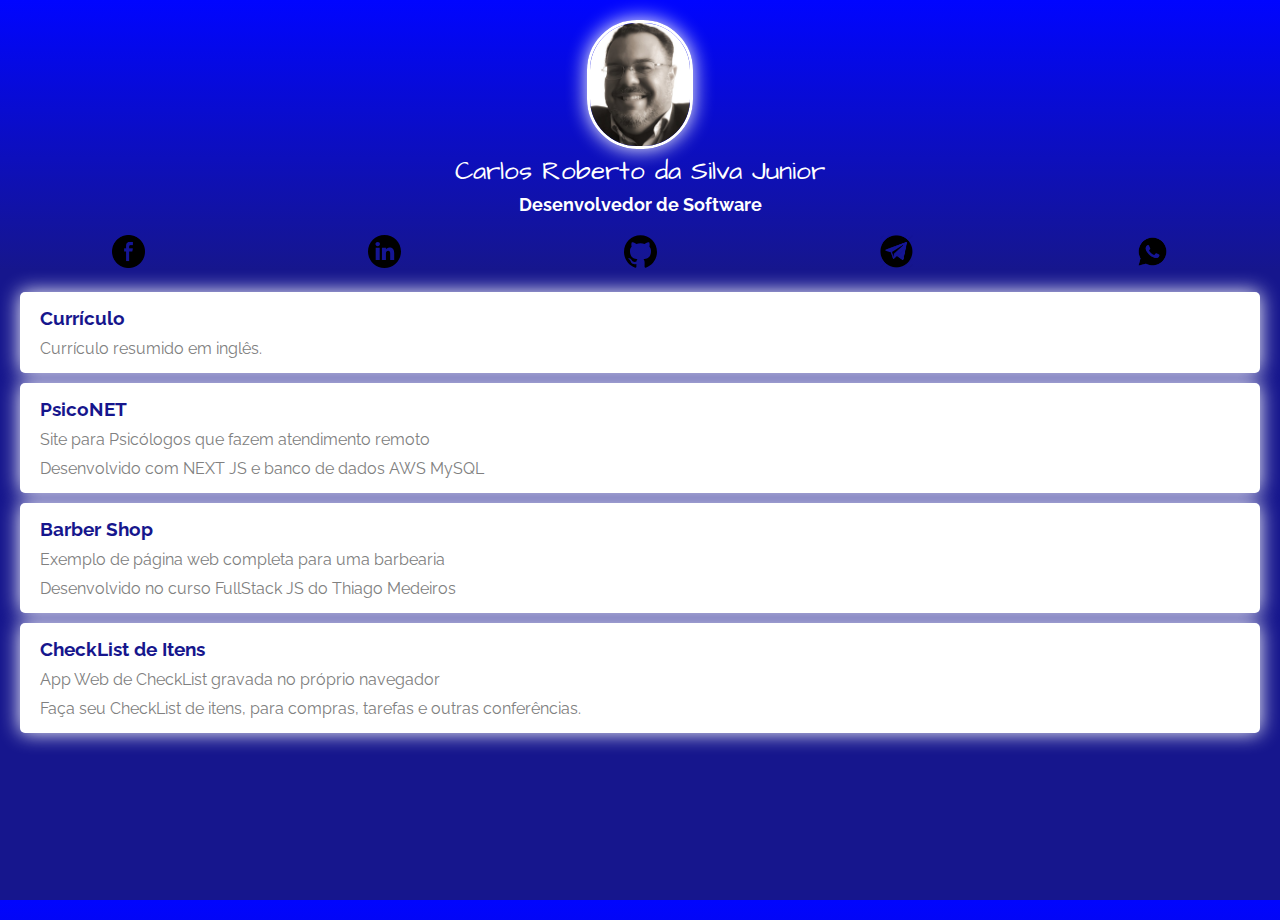
<file: index.html>
<!DOCTYPE html>
<html lang="pt-br">

<head>
  <meta charset="UTF-8">
  <meta http-equiv="X-UA-Compatible" content="IE=edge">
  <meta name="viewport" content="width=device-width, initial-scale=1.0">
  <link rel="preconnect" href="https://fonts.gstatic.com">
  <link href="https://fonts.googleapis.com/css2?family=Architects+Daughter&family=Raleway&display=swap"
    rel="stylesheet">
  <link rel="stylesheet" href="css/style.css">
  <link rel="icon" type="image/png" href="img/favico.png"/>
  <title>LinkTree Carlos Roberto da Silva Junior</title>
  <!-- Global site tag (gtag.js) - Google Analytics -->
  <script async src="https://www.googletagmanager.com/gtag/js?id=G-PMGZ67VS8B"></script>
  <script>
    window.dataLayer = window.dataLayer || [];
    function gtag(){dataLayer.push(arguments);}
    gtag('js', new Date());

    gtag('config', 'G-PMGZ67VS8B');
  </script>
</head>

<body>
  <div class="profile">
    <img src="img/FotoCarlos.jpg" alt="Thiago" class="avatar">
    <h1>Carlos Roberto da Silva Junior</h1>
    <h2>Desenvolvedor de Software</h2>
  </div>
  <ul class="social">
    <li>
      <a href="https://www.facebook.com/carlus.jr" target="_blank">
        <img src="img/facepb.png" alt="facebook">
      </a>
    </li>
    <li>
      <a href="https://www.linkedin.com/in/crsilvajr/" target="_blank">
        <img src="img/linkedin.svg" alt="linkedin">
      </a>
    </li>

    <li>
      <a href="https://github.com/carlusjr" target="_blank">
        <img src="img/github.svg" alt="github">
      </a>
    </li>
    <li>
      <a href="https://t.me/carlusjr" target="_blank">
        <img src="img/telegram.png" alt="telegram">
      </a>
    </li>
    <li>
      <a href="https://wa.me/5541997141510" target="_blank">
        <img src="img/whatsapp.png" alt="whatsapp">
      </a>
    </li>
  </ul>
  <ul class="links-list">
    <li>
      <a href="curriculo.html">
        <h3>Currículo</h3>
        <span>Currículo resumido em inglês.</span>
      </a>
    </li>
    <li>
      <a href="http://www.psicologosnet.com.br" target="_blank">
        <h3>PsicoNET</h3>
        <span>Site para Psicólogos que fazem atendimento remoto</span>
        <span>Desenvolvido com NEXT JS e banco de dados AWS MySQL</span>
      </a>
    </li>
    <li>
      <a href="barberShop.html">
        <h3>Barber Shop</h3>
        <span>Exemplo de página web completa para uma barbearia</span>
        <span>Desenvolvido no curso FullStack JS do Thiago Medeiros</span>
      </a>
    </li>
    <li>
      <a href="checklist.html">
        <h3>CheckList de Itens</h3>
        <span>App Web de CheckList gravada no próprio navegador</span>
        <span>Faça seu CheckList de itens, para compras, tarefas e outras conferências.</span>
      </a>
    </li>    

  </ul>
</body>

</html>
</file>
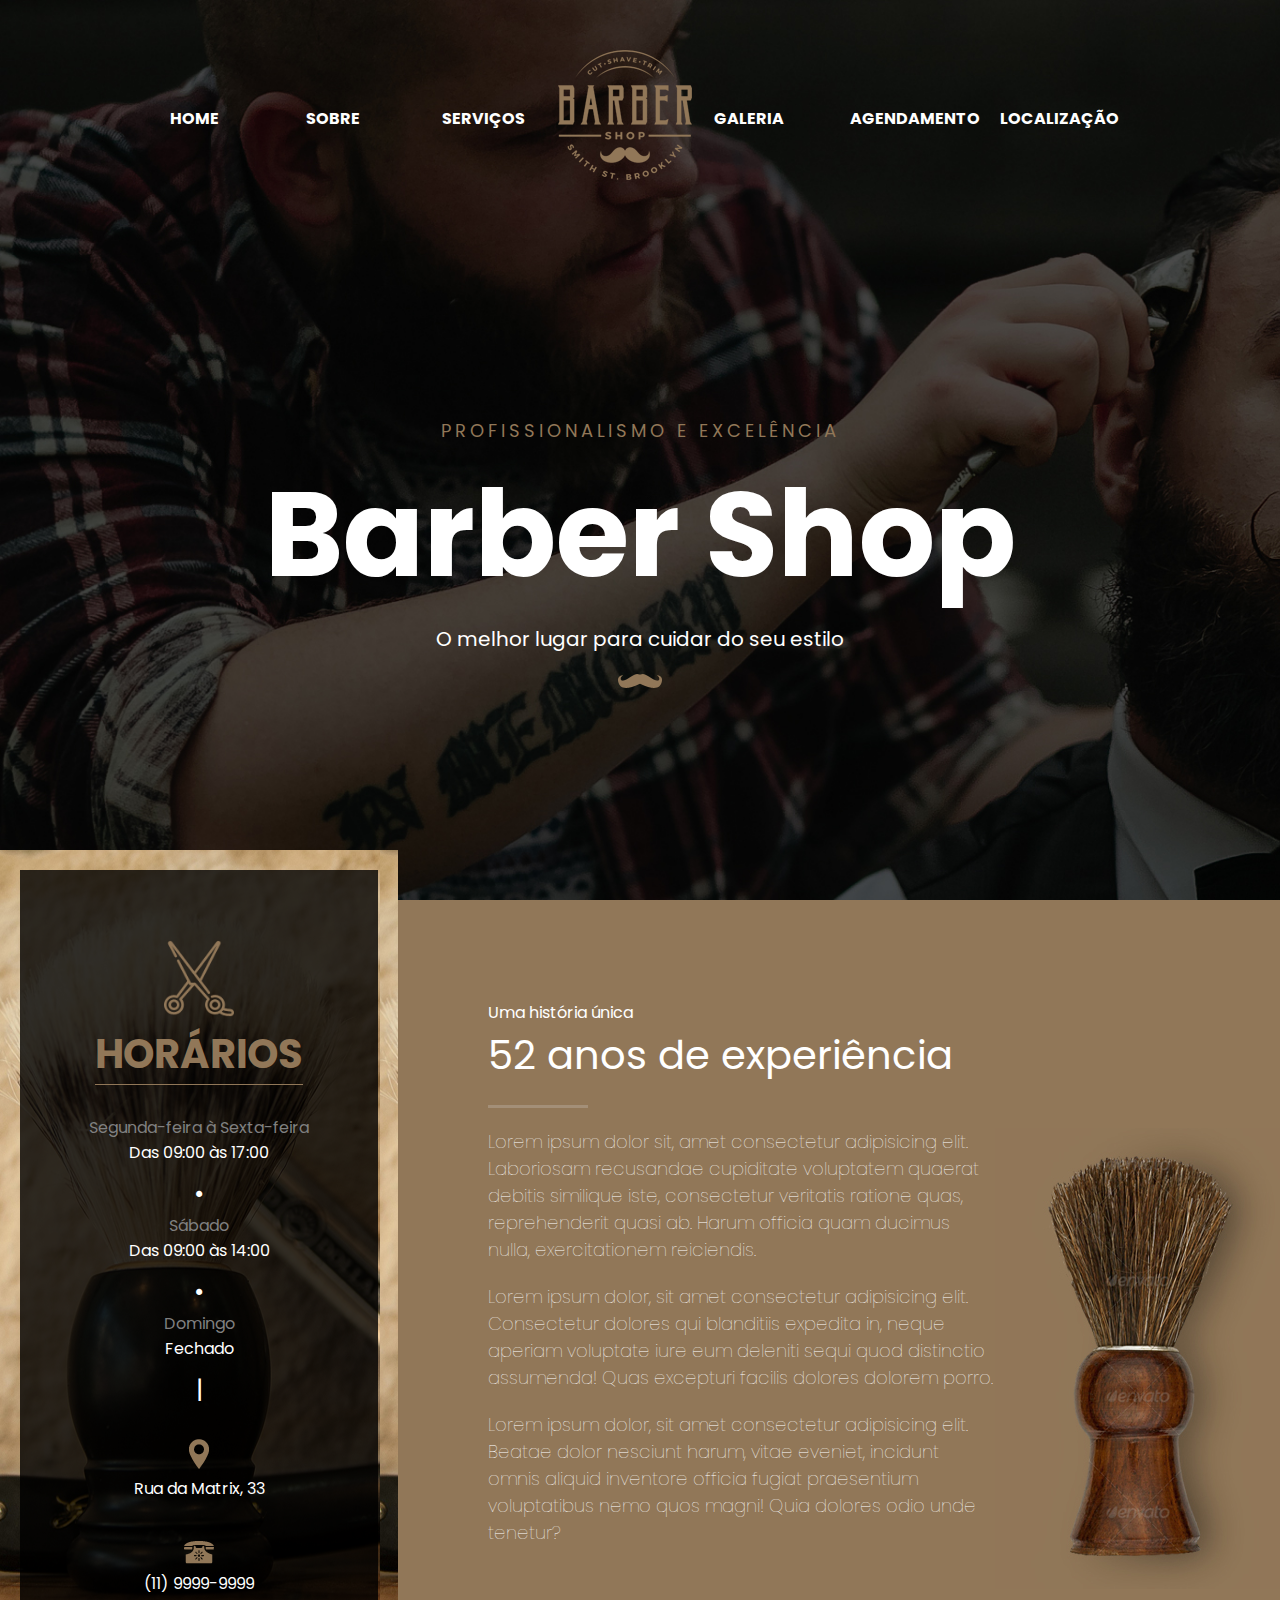
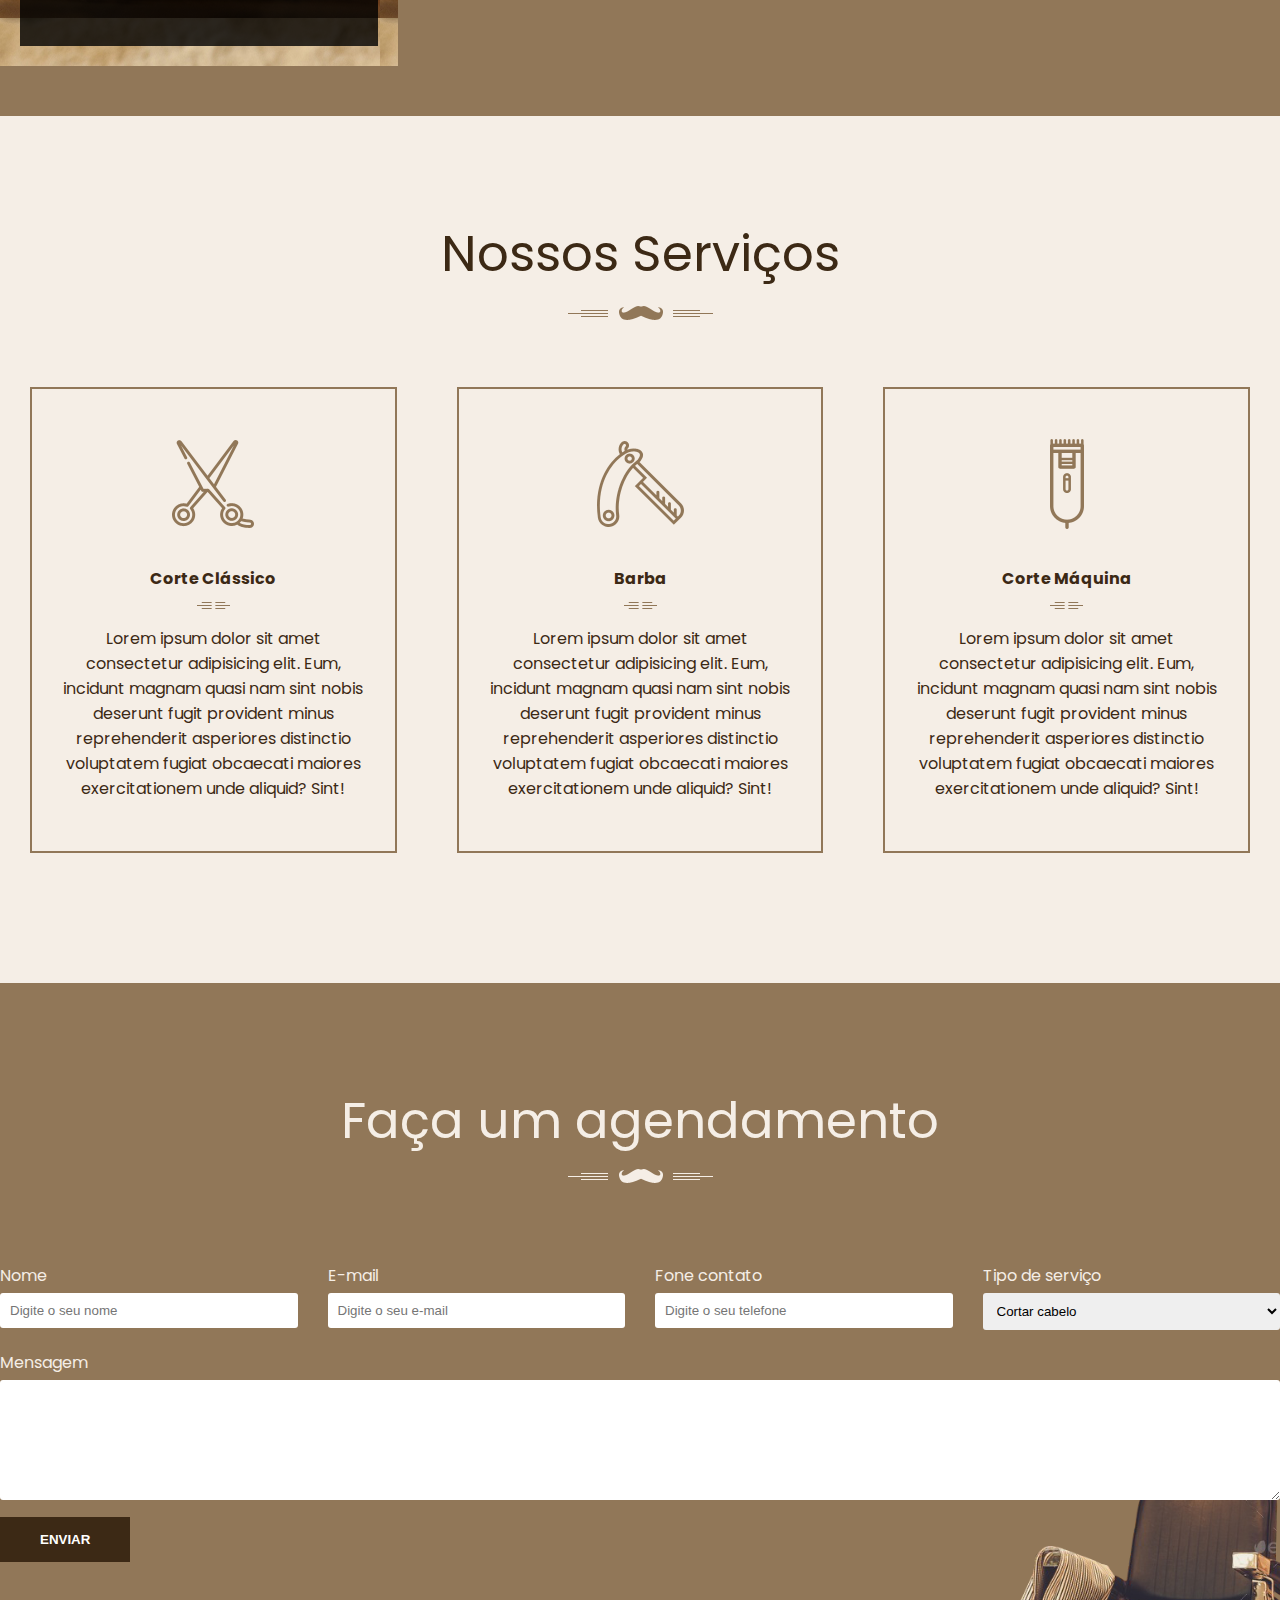
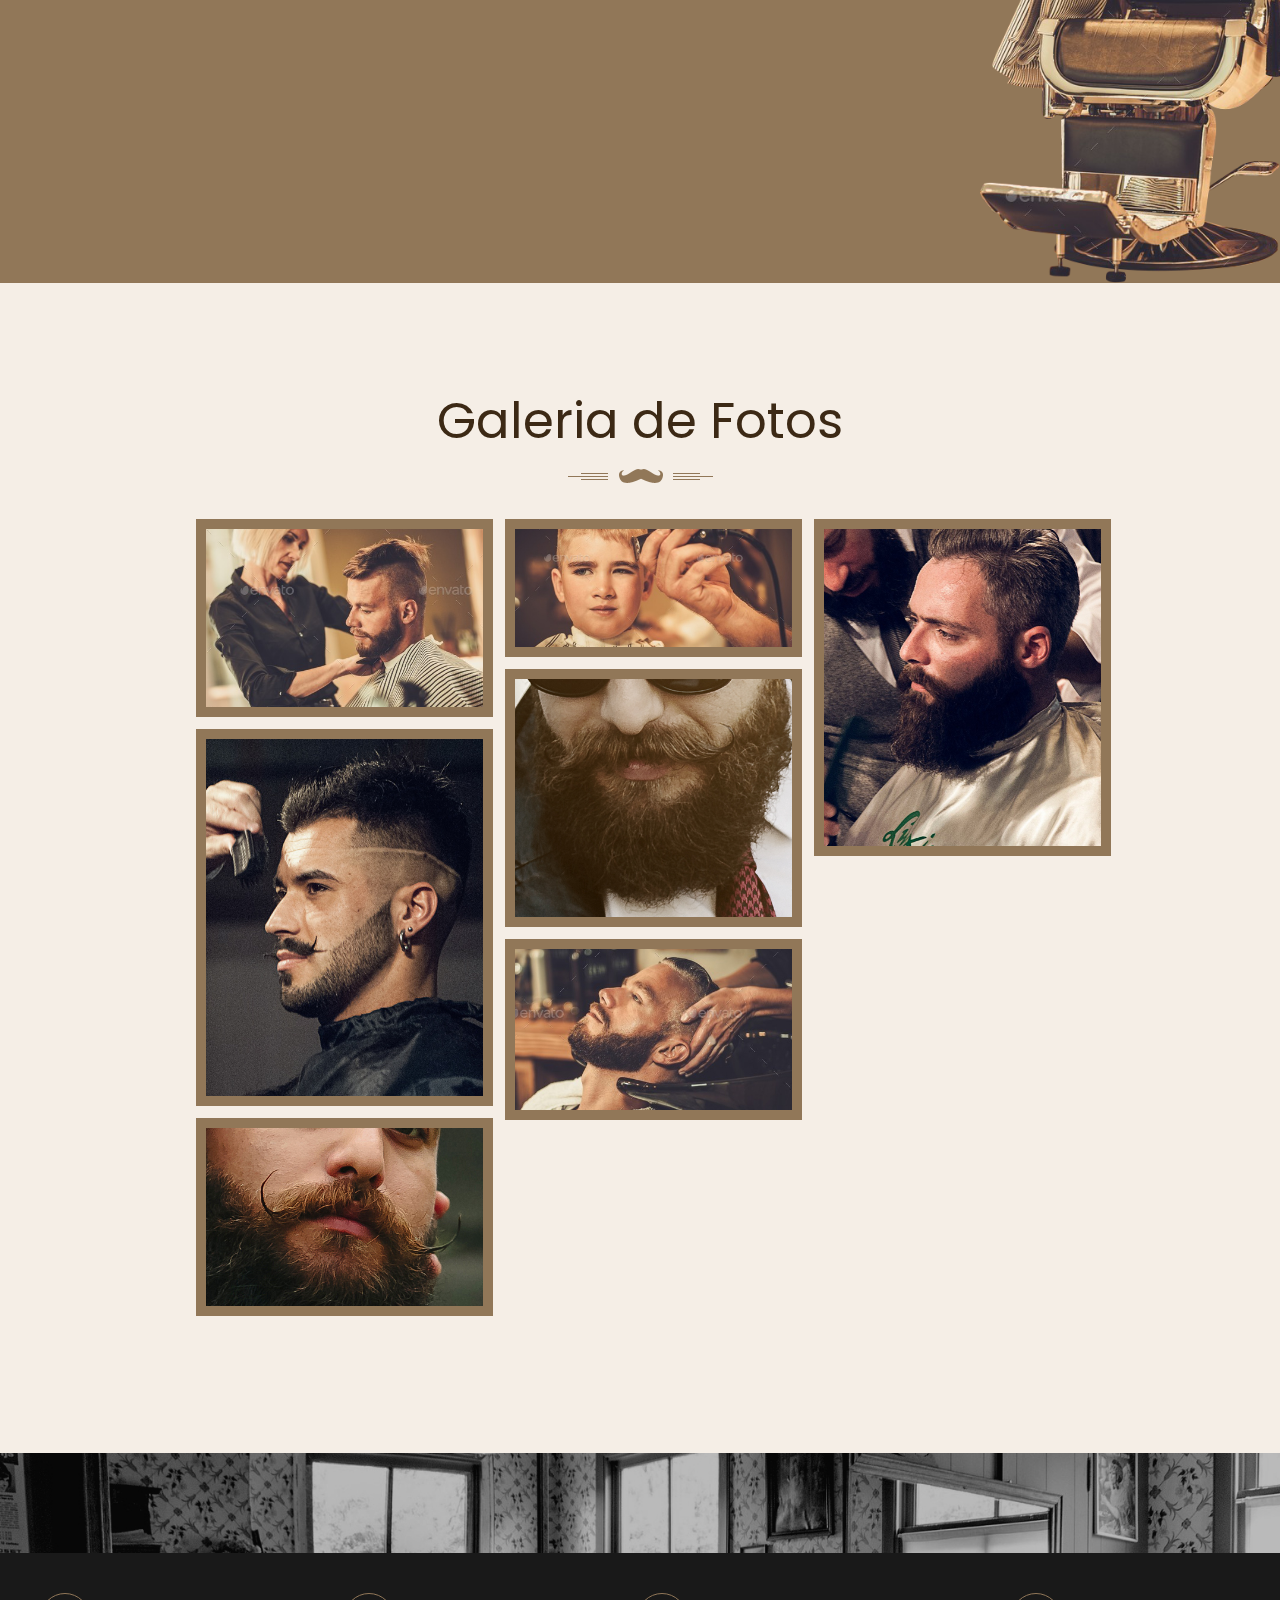
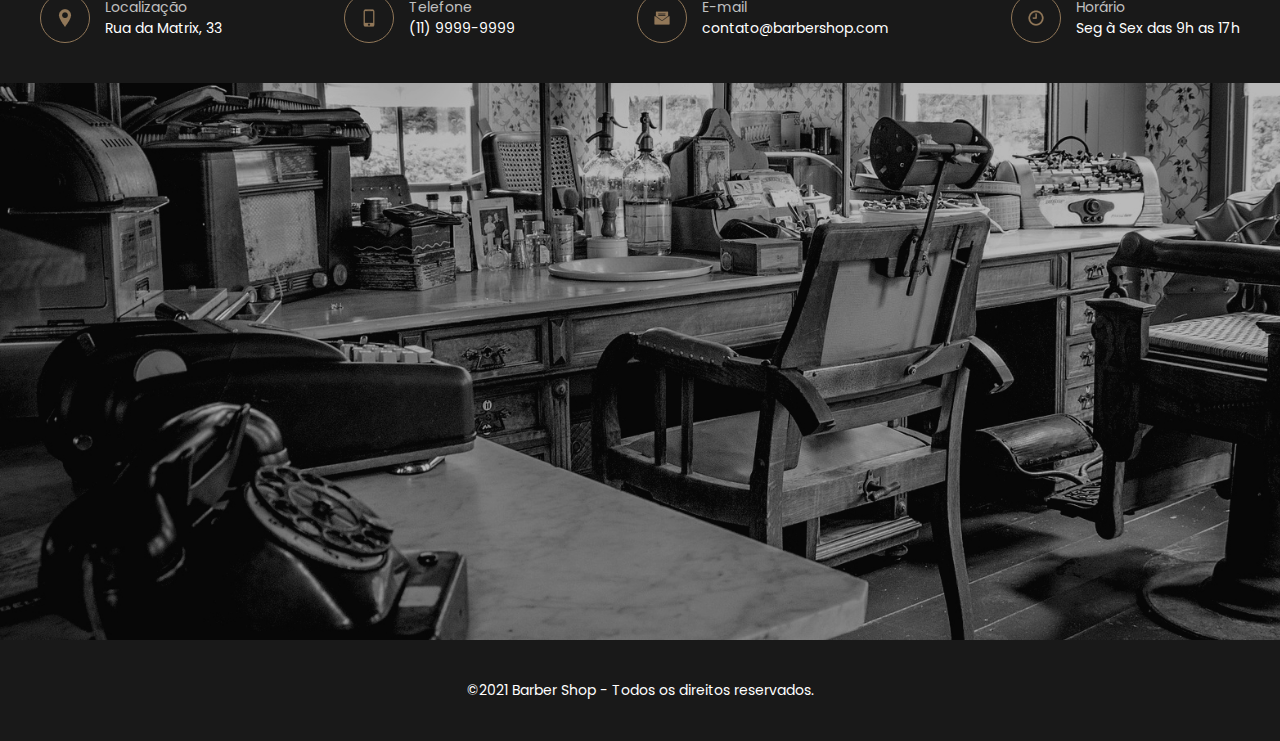
<file: barberShop.html>
<!DOCTYPE html>
<html lang="pt-br">

<head>
  <meta charset="UTF-8">
  <meta http-equiv="X-UA-Compatible" content="IE=edge">
  <meta name="viewport" content="width=device-width, initial-scale=1.0">
  <link rel="preconnect" href="https://fonts.gstatic.com">
  <link href="https://fonts.googleapis.com/css2?family=Poppins:wght@100;400;700&display=swap" rel="stylesheet">
  <link rel="stylesheet" href="css/styleBarberShop.css">
  <title>Barber Shop</title>
</head>

<body>

  <section class="home" id="home">

    <header class="header">
      <nav class="nav">
        <ul>
          <li>
            <a href="index.html">Home</a>
          </li>
          <li>
            <a href="#about">Sobre</a>
          </li>
          <li>
            <a href="#services">Serviços</a>
          </li>
          <li>
            <img src="./img/logo.png" alt="Barber Shop">
          </li>
          <li>
            <a href="#gallery">Galeria</a>
          </li>
          <li>
            <a href="#appointment">Agendamento</a>
          </li>
          <li>
            <a href="#location">Localização</a>
          </li>
        </ul>
      </nav>
    </header>

    <div class="banner">
      <span>Profissionalismo e Excelência</span>
      <h1>Barber Shop</h1>
      <span>O melhor lugar para cuidar do seu estilo</span>
      <img src="./img/much-img.png" alt="bigode">
    </div>

  </section>

  <section class="about" id="about">

    <div class="container">
      <div class="timing">
        <div class="overlay">

          <img src="./img/classic-cut.png" alt="Horários" class="icon-cut">

          <h3>Horários</h3>
          <div class="text">
            <h4>Segunda-feira à Sexta-feira</h4>
            <span>Das 09:00 às 17:00</span>
          </div>
          <div class="text">
            <h4>Sábado</h4>
            <span>Das 09:00 às 14:00</span>
          </div>
          <div class="text">
            <h4>Domingo</h4>
            <span>Fechado</span>
          </div>

          <img src="./img/loc-ic.png" alt="Localização">
          <span>Rua da Matrix, 33</span>

          <img src="./img/phone-ic.png" alt="Telefone">
          <span>(11) 9999-9999</span>

        </div>
      </div>
      <div class="experience">
        <span>Uma história única</span>
        <h2>52 anos de experiência</h2>
        <div class="text-img">
          <div>
            <p>Lorem ipsum dolor sit, amet consectetur adipisicing elit. Laboriosam recusandae cupiditate voluptatem
              quaerat debitis similique iste, consectetur veritatis ratione quas, reprehenderit quasi ab. Harum officia
              quam ducimus nulla, exercitationem reiciendis.
            </p>
            <p>
              Lorem ipsum dolor, sit amet consectetur adipisicing elit. Consectetur dolores qui blanditiis expedita in,
              neque aperiam voluptate iure eum deleniti sequi quod distinctio assumenda! Quas excepturi facilis dolores
              dolorem porro.
            </p>
            <p>Lorem ipsum dolor, sit amet consectetur adipisicing elit. Beatae dolor nesciunt harum, vitae eveniet,
              incidunt omnis aliquid inventore officia fugiat praesentium voluptatibus nemo quos magni! Quia dolores
              odio
              unde tenetur?
            </p>
          </div>
          <img src="./img/shave-brush.jpg" alt="Experiência">
        </div>

      </div>
    </div>

  </section>

  <section class="services" id="services">

    <div class="container">
      <h2>Nossos Serviços</h2>
      <img src="./img/heading-ic.png" alt="Serviços">
      <div class="boxes">

        <div class="box">
          <img src="./img/classic-cut.png" alt="Corte Clássico">
          <h4>Corte Clássico</h4>
          <img src="./img/head-line-ic.png" alt="Separador">
          <p>Lorem ipsum dolor sit amet consectetur adipisicing elit. Eum, incidunt magnam quasi nam sint nobis deserunt
            fugit provident minus reprehenderit asperiores distinctio voluptatem fugiat obcaecati maiores exercitationem
            unde aliquid? Sint!
          </p>
        </div>

        <div class="box">
          <img src="./img/clipper-cut.png" alt="Barba">
          <h4>Barba</h4>
          <img src="./img/head-line-ic.png" alt="Separador">
          <p>Lorem ipsum dolor sit amet consectetur adipisicing elit. Eum, incidunt magnam quasi nam sint nobis deserunt
            fugit provident minus reprehenderit asperiores distinctio voluptatem fugiat obcaecati maiores exercitationem
            unde aliquid? Sint!
          </p>
        </div>

        <div class="box">
          <img src="./img/razoe-shaver.png" alt="Corte Máquina">
          <h4>Corte Máquina</h4>
          <img src="./img/head-line-ic.png" alt="Separador">
          <p>Lorem ipsum dolor sit amet consectetur adipisicing elit. Eum, incidunt magnam quasi nam sint nobis
            deserunt fugit provident minus reprehenderit asperiores distinctio voluptatem fugiat obcaecati maiores
            exercitationem unde aliquid? Sint!
          </p>
        </div>

      </div>
    </div>

  </section>

  <section class="appointment" id="appointment">

    <div class="container">
      <h2>Faça um agendamento</h2>
      <img src="./img/heading-ic-white.png" alt="Agendamento">

      <form>

        <div class="form-data">
          <div class="form-field">
            <label>Nome</label>
            <input type="text" placeholder="Digite o seu nome">
          </div>
          <div class="form-field">
            <label>E-mail</label>
            <input type="text" placeholder="Digite o seu e-mail">
          </div>
          <div class="form-field">
            <label>Fone contato</label>
            <input type="text" placeholder="Digite o seu telefone">
          </div>
          <div class="form-field">
            <label>Tipo de serviço</label>
            <select>
              <option value="corte">Cortar cabelo</option>
              <option value="maquina">Corte máquina</option>
              <option value="barba">Fazer barba</option>
            </select>
          </div>
        </div>

        <div class="form-field">
          <label>Mensagem</label>
          <textarea></textarea>
        </div>

        <button>Enviar</button>

      </form>

    </div>

  </section>

  <section class="gallery" id="gallery">

    <div class="container">
      <h2>Galeria de Fotos</h2>
      <img src="./img/heading-ic.png" alt="Galeria de Fotos">

      <div class="gallery-wrapper">
        <div>
          <img src="./img/gallery-img1.png" alt="Foto1">
        </div>
        <div>
          <img src="./img/gallery-img2.png" alt="Foto2">
        </div>
        <div>
          <img src="./img/gallery-img3.png" alt="Foto3">
        </div>
        <div>
          <img src="./img/gallery-img4.png" alt="Foto4">
        </div>
        <div>
          <img src="./img/gallery-img5.png" alt="Foto5">
        </div>
        <div>
          <img src="./img/gallery-img6.png" alt="Foto6">
        </div>
        <div>
          <img src="./img/gallery-img7.png" alt="Foto7">
        </div>
      </div>
    </div>

  </section>

  <section class="location" id="location">

    <div class="container">

      <div class="head">

        <div class="info">
          <div class="icon">
            <img src="./img/map-img1.png" alt="Localização">
          </div>
          <div class="text">
            <span>Localização</span>
            <span>Rua da Matrix, 33</span>
          </div>
        </div>

        <div class="info">
          <div class="icon">
            <img src="./img/map-img2.png" alt="Telefone">
          </div>
          <div class="text">
            <span>Telefone</span>
            <span>(11) 9999-9999</span>
          </div>
        </div>

        <div class="info">
          <div class="icon">
            <img src="./img/map-img3.png" alt="E-mail">
          </div>
          <div class="text">
            <span>E-mail</span>
            <span>contato@barbershop.com</span>
          </div>
        </div>

        <div class="info">
          <div class="icon">
            <img src="./img/map-img4.png" alt="Horário">
          </div>
          <div class="text">
            <span>Horário</span>
            <span>Seg à Sex das 9h as 17h</span>
          </div>
        </div>

      </div>
      <div class="map">
        <iframe
          src="https://www.google.com/maps/embed?pb=!1m18!1m12!1m3!1d3654.1922175368973!2d-46.463730984473834!3d-23.669083071465643!2m3!1f0!2f0!3f0!3m2!1i1024!2i768!4f13.1!3m3!1m2!1s0x94ce69689d7d0b57%3A0xc9f8250dfb8cd655!2sR.%20da%20Matriz%2C%2033%20-%20Matriz%2C%20Mau%C3%A1%20-%20SP%2C%2009370-100!5e0!3m2!1spt-BR!2sbr!4v1621215520493!5m2!1spt-BR!2sbr"
          width="600" height="450" style="border:0;" allowfullscreen="" loading="lazy">
        </iframe>
      </div>
    </div>
  </section>

  <footer class="footer">
    ©2021 Barber Shop - Todos os direitos reservados.
  </footer>

</body>

</html>
</file>
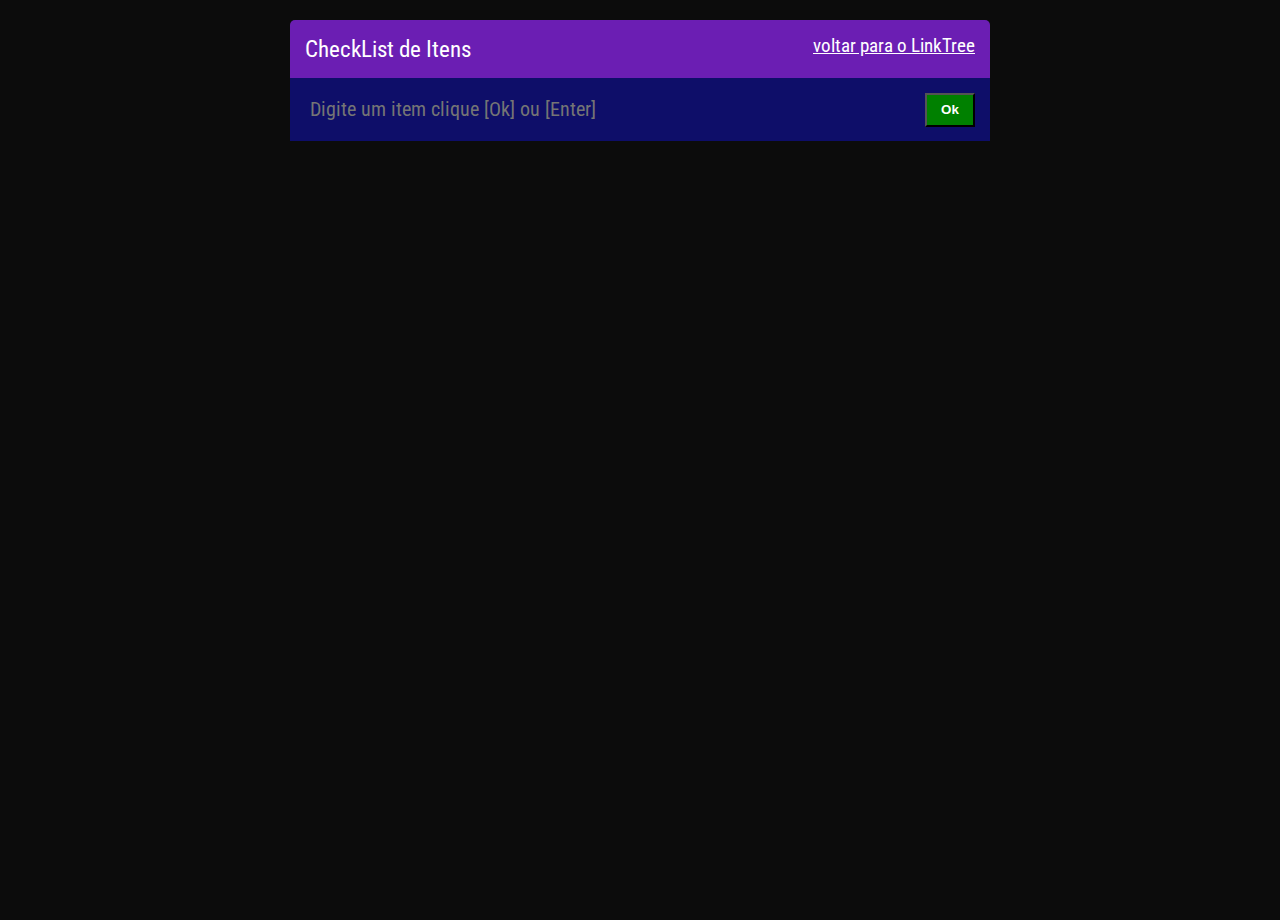
<file: checklist.html>
<!DOCTYPE html>
<html lang="pt-br">
<head>
  <meta charset="UTF-8">
  <meta http-equiv="X-UA-Compatible" content="IE=edge">
  <meta name="viewport" content="width=device-width, initial-scale=1.0">
  <title>CheckList</title>
  <link rel="stylesheet" href="css/styleCheckList.css">  
</head>
<body>

  <div class="todoList">

    <header>      
      CheckList de Itens
      <a href="index.html">voltar para o LinkTree</a>
    </header>

    <div class="boxList">
      <ul id="list" class="list">        
      </ul>
    </div>

    <footer>
      <input type="text" id="inputTask" placeholder="Digite um item clique [Ok] ou [Enter]">      
      <button id="btnOk" class="buttonOk">Ok</button>
    </footer>

  </div>  

  <script src="js/mainLista.js"></script>
</body>
</html>
</file>
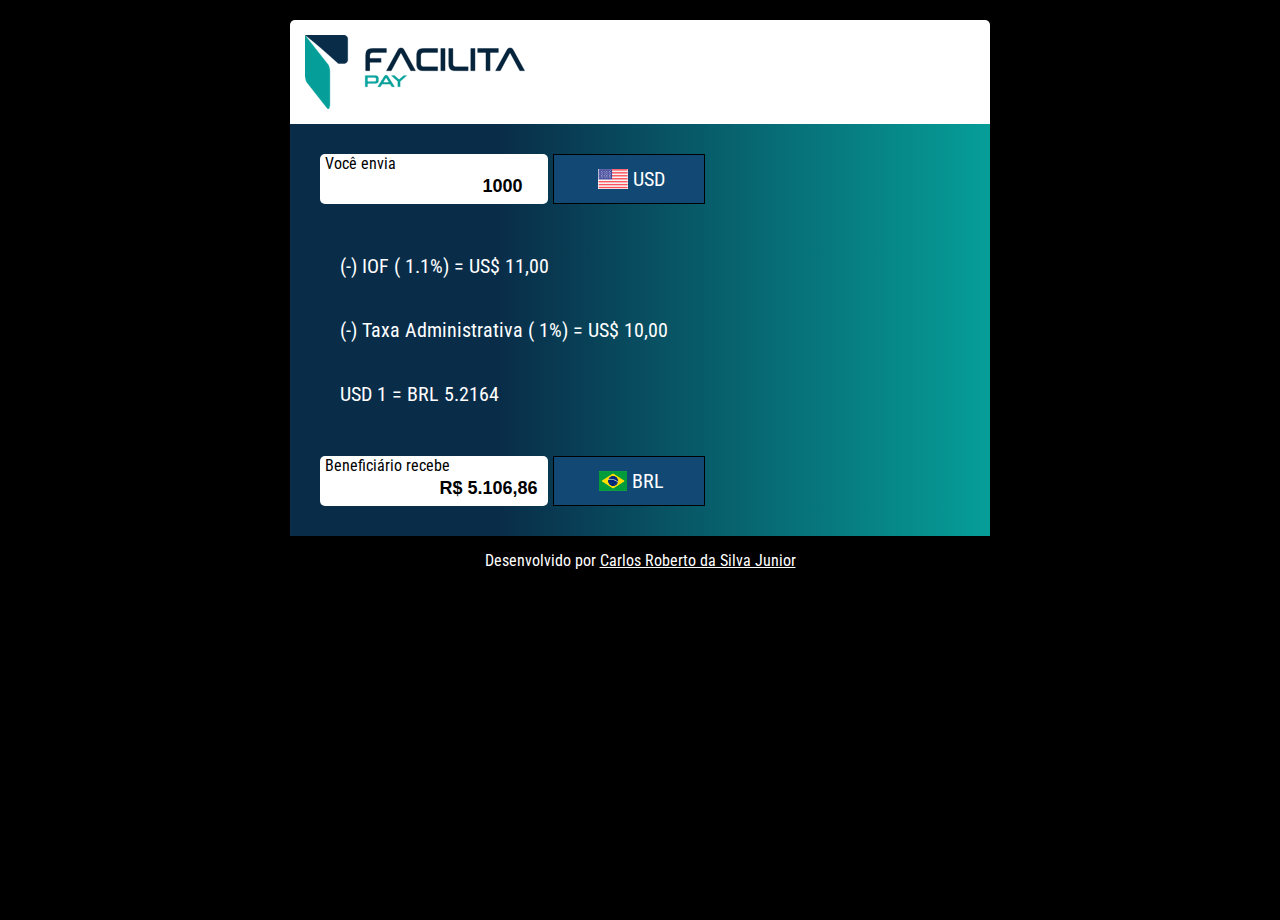
<file: converter.html>
<!DOCTYPE html>
<html lang="pt-br">
<head>
  <meta charset="UTF-8">
  <meta http-equiv="X-UA-Compatible" content="IE=edge">
  <meta name="viewport" content="width=device-width, initial-scale=1.0">
  <title>Conversor de Moedas</title>
  <link rel="stylesheet" href="css/styleConverter.css">  
  <link rel="icon" type="image/png" href="img/favicon.png"/>
</head>
<body>

  <div class="container">

    <header>      
      <img src="img/FacilitaPay.png" alt="FacilitaPay">      
    </header>

    <div class="calculadora">

      <div class="valores">   
        <label class="valores-titulo">Você envia</label>
        <input type="number" min="0.00" step="0.01" id="inputEnviar" name="valorEnviar">        
        <div id="moedaEnviar" class="moeda">
          <img src="img/brlflag.png" alt="Bandeira" id="imgBandeiraEnviar" class="bandeira">
          <label id="lblMoedaEnviar">BRL</label>
        </div>
      </div>

      <div class="taxas">
        <label id="lblIOF">(-) IOF =</label>
        <label id="lblFX">(-) Taxa Administrativa =</label>
        <label id="lblCambio">(x) Conversão</label>
      </div>      

      <div class="valores">        
        <label class="valores-titulo">Beneficiário recebe</label>
        <input type="text" id="inputReceber" name="valorReceber" readonly>
        <div id="moedaReceber" class="moeda">
          <img src="img/usaflag.png" alt="Bandeira" id="imgBandeiraReceber" class="bandeira">
          <label id="lblMoedaReceber">USD</label>
        </div>
      </div>

      <div class="menu-moedas">
        <div class="menu-titulo">          
          <label>Escolha a Moeda</label>          
        </div>
        <hr>
        <ul id="itensMenuMoedas" class="menu-itens">          
        </ul>
      </div> 

    </div>
  
    <footer>
      Desenvolvido por <a href="index.html">Carlos Roberto da Silva Junior</a>      
    </footer>

    
  </div>  

  <script src="js/appConverter.js"></script>
</body>
</html>
</file>
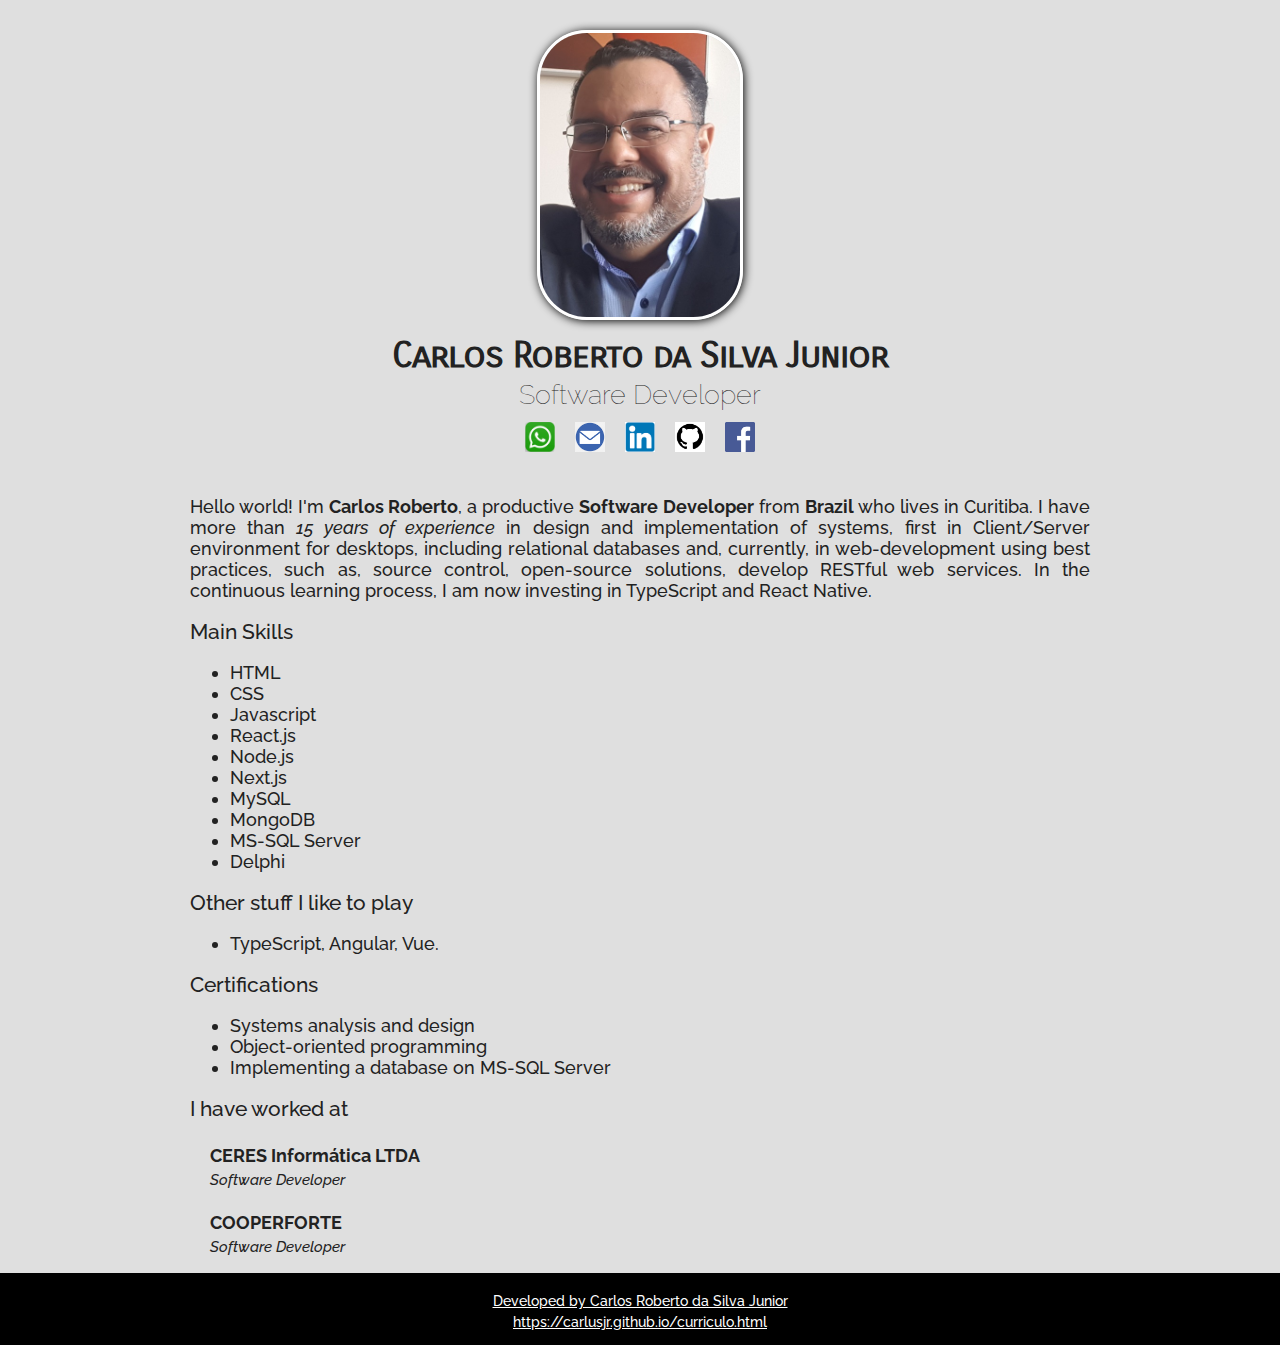
<file: curriculo.html>
<!DOCTYPE html>
<html lang="en">

<head>
  <meta charset="UTF-8">
  <meta http-equiv="X-UA-Compatible" content="IE=edge">
  <meta name="viewport" content="width=device-width, initial-scale=1.0">
  <title>Carlos Roberto da Silva Jr</title>
  <link rel="preconnect" href="https://fonts.gstatic.com">
  <link href="https://fonts.googleapis.com/css2?family=Carrois+Gothic+SC&family=Raleway:wght@400;500&display=swap"
    rel="stylesheet">
  <link rel="stylesheet" href="css/styleCurriculo.css">
</head>

<body>
  <div class="container">

    <div class="profile">

      <img src="img/carlosFoto.jpg" alt="Foto: Carlos Roberto da Silva Jr" class="foto">
      <h1 style="margin-bottom: 2px;">Carlos Roberto da Silva Junior</h1>
      <h2 id="profissao">Software Developer</h2>

      <div class="contato">
        <div class="social-item">
          <img src="img/whatsicon.jpg" alt="whatsapp" class="social-icons">          
        </div>
        <div class="social-item">
          <img src="img/email.png" alt="e-mail" class="social-icons">        
        </div>        
        <div class="social-item">
          <a href="https://www.linkedin.com/in/crsilvajr/" target="_blank" class="link-icons"></a>
            <img src="img/linkedin.png" alt="linkedin" class="social-icons" >          
          </a>          
        </div>
        <div class="social-item">
          <a href="https://github.com/carlusjr" target="_blank" class="link-icons">
            <img src="img/github.png" alt="github" class="social-icons">
          </a>          
        </div>
        <div class="social-item">
          <a href="https://www.facebook.com/carlus.jr" target="_blank" class="link-icons">
            <img src="img/facebook.png" alt="facebook" class="social-icons">
          </a>          
        </div>
      </div>


    </div>

    <p>Hello world! I'm <strong>Carlos Roberto</strong>, a productive <strong>Software Developer</strong> from
      <b>Brazil</b> who lives in Curitiba. I have more than <em>15 years of experience</em> in design and
      implementation of systems, first in Client/Server environment for desktops, including relational databases and,
      currently, in web-development using best practices, such as, source control, open-source solutions, develop
      RESTful web services. In the continuous learning process, I am now investing in TypeScript and React Native.
    </p>

    <h3>Main Skills</h3>
    <ul>
      <li>HTML</li>
      <li>CSS</li>
      <li>Javascript</li>
      <li>React.js</li>
      <li>Node.js</li>
      <li>Next.js</li>
      <li>MySQL</li>
      <li>MongoDB</li>
      <li>MS-SQL Server</li>
      <li>Delphi</li>
    </ul>

    <h3>Other stuff I like to play</h3>
    <ul>
      <li>TypeScript, Angular, Vue.</li>
    </ul>     
    

    <h3>Certifications</h3>
    <ul>
      <li>Systems analysis and design</li>
      <li>Object-oriented programming</li>
      <li>Implementing a database on MS-SQL Server</li>
    </ul>

    <h3>I have worked at</h3>
    <ul class="jobs-list">
      <li>
        <h4>CERES Informática LTDA</h4>
        <h5>Software Developer</h5>
      </li>
      <li>
        <h4>COOPERFORTE</h4>
        <h5>Software Developer</h5>
      </li>
    </ul>


  </div>
  <div class="footer">
    <a href="https://carlusjr.github.io">Developed by Carlos Roberto da Silva Junior</a>
    <a href="#">https://carlusjr.github.io/curriculo.html</a>    
  </div>

</body>

</html>
</file>
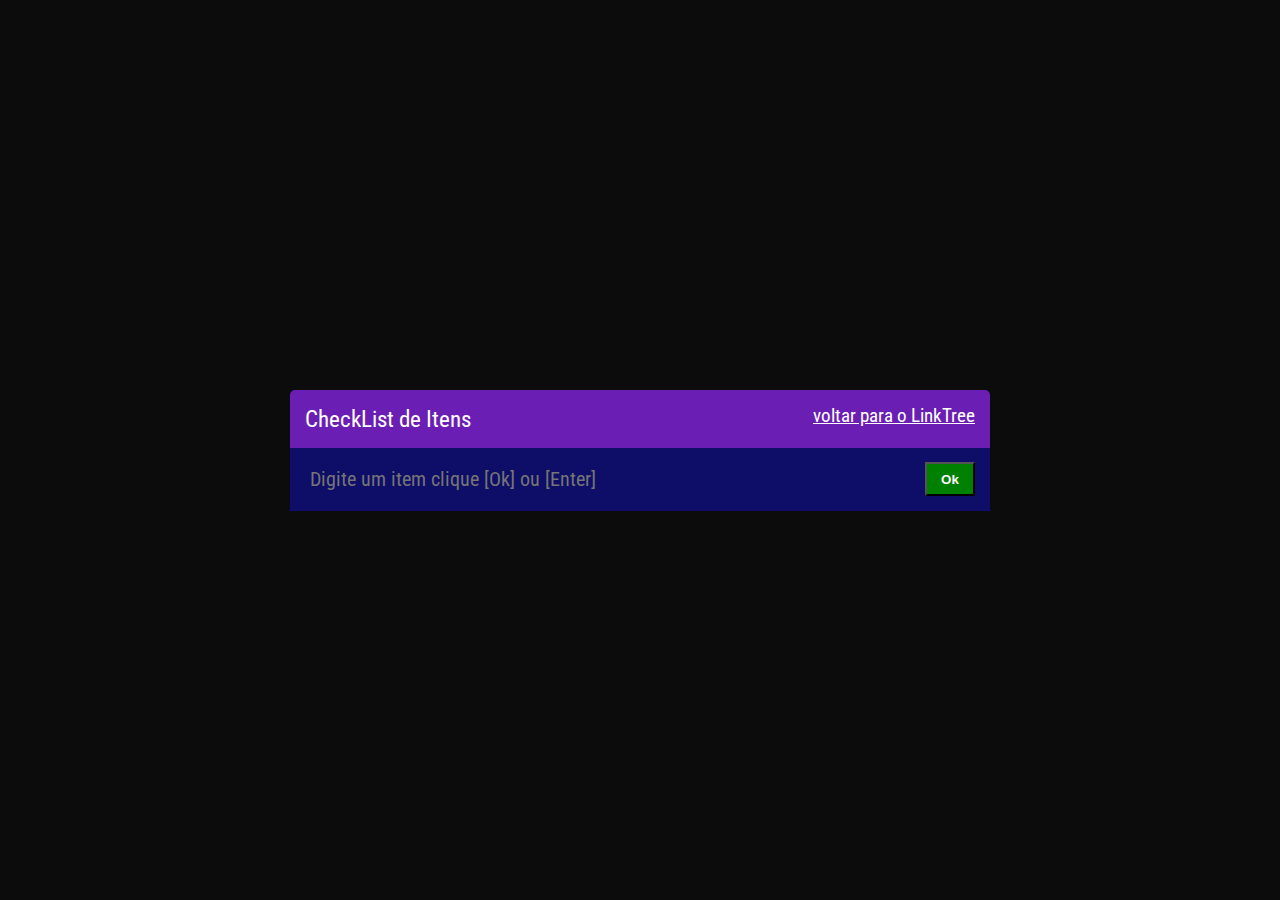
<file: listaTarefas.html>
<!DOCTYPE html>
<html lang="pt-br">
<head>
  <meta charset="UTF-8">
  <meta http-equiv="X-UA-Compatible" content="IE=edge">
  <meta name="viewport" content="width=device-width, initial-scale=1.0">
  <title>CheckList</title>
  <link rel="stylesheet" href="css/styleLista.css">  
</head>
<body>

  <div class="todoList">

    <header>      
      CheckList de Itens
      <a href="index.html">voltar para o LinkTree</a>
    </header>

    <div class="boxList">
      <ul id="list" class="list">        
      </ul>
    </div>

    <footer>
      <input type="text" id="inputTask" placeholder="Digite um item clique [Ok] ou [Enter]">      
      <button id="btnOk" class="buttonOk">Ok</button>
    </footer>

  </div>  

  <script src="js/mainLista.js"></script>
</body>
</html>
</file>
<file: css/style.css>
* {
  margin: 0;
  padding: 0;
}
html, body {
  height: 100%;
}

body {
  background: rgb(22,22,141);
  background: linear-gradient(0deg, rgba(22,22,141,1) 70%, rgba(0,5,255,1) 100%);
  color: white;
  font-family: 'Raleway', sans-serif;
}

h1 {
  font-family: 'Architects Daughter', cursive;  
  font-weight: 300;
  font-size: 26px;
  margin-bottom: 5px;
}

h2 {
  font-size: 18px;  
}

.avatar {
  width: 100px;
  border-radius: 50px;
  border: 3px solid white;
  box-shadow: 0 0 20px white;
}

.profile {
  text-align: center;
  margin-top: 20px;
}

.social {
  display: flex;
  justify-content: space-around; /*só funciona com display flex*/
  list-style: none;
  margin: 20px 0;
}

.social img {
  width: 33px;
}

.links-list {
  list-style: none;
}

.links-list li {
  background-color: white;
  border-radius: 5px;  
  box-shadow: 0 0 20px white;
  padding: 15px 20px;
  margin: 10px 20px;    
}

.links-list li a {
  text-decoration: none;
  color: rgb(22,22,141);
}

.links-list li a span {
  color: gray;
  display: block;
  margin-top: 10px; /* Esta margem só funciona com display block */  
}
</file>
<file: css/styleBarberShop.css>
:root {
  --color-primary: #917758;
  --color-primary-light: #f5eee6;
  --color-secondary: #3c2915;  
}

* {
  margin: 0;
  padding: 0;
  box-sizing: border-box;
}

body {
  font-family: 'Poppins', sans-serif;
}

.container {
  max-width: 1300px;
  margin: 0px auto;
}

/*****************
*     HOME
******************/

.home {
  background-image: url(../img/bg-home.jpg);
  background-size: cover;
  height: 100vh; /* viewport height */  
  background-attachment: fixed;
}

.home .header {
  padding: 50px 150px;
}

.home .header .nav ul {
  display: flex;  
  list-style: none;    
  align-items: center;
  justify-content: space-between;
}

.home .header .nav ul li {
  width: 150px;
}

.home .header .nav ul li a {
  color: white;
  text-decoration: none;
  text-transform: uppercase;
  font-weight: bold;  
  padding: 20px;
}

.home .header .nav ul li a:hover {
  border-bottom: 1px solid var(--color-primary);
  color: var(--color-primary);
}

.home .banner {  
  height: 70vh;
  display: flex;  
  flex-direction: column;     
  align-items: center;
  justify-content: center;
  color: white;
}

.home .banner h1 {
  font-size: 120px;  
}

.home .banner span {  
  font-size: 20px;    
}

.home .banner span:first-child {
  font-size: 18px;
  color: var(--color-primary);
  text-transform: uppercase;
  letter-spacing: 4px;
}

.home .banner img {
  margin-top: 20px;
}

/*****************
*     ABOUT
******************/

.about {  
  background-color: var(--color-primary);
}

.about .container {
  display: flex;
}

.about .timing {
  position: relative;
  top: -50px;
  width: 33%;
  background-image: url(../img/brush-big.jpg);
  padding: 20px;  
}

.about .timing .overlay {
  background-color: rgba(0, 0, 0, 0.8);  
  text-align: center;
  padding: 40px 20px;  
}

.about .timing .overlay img {
  margin-top: 30px;
}

.about .timing .overlay h3 {
  font-size: 40px;
  color: var(--color-primary);
  text-transform: uppercase;
  border-bottom: 1px solid var(--color-primary);
  width: fit-content;
  margin: 0 auto 30px auto;
}

.about .timing .overlay span{
  display: block;
  color: white;
  font-size: 16px;  
  margin-bottom: 10px;
}

.about .timing .overlay .icon-cut {
  width: 70px;  
}

.about .timing .overlay .text:after {
  display: block;
  content: "•";
  font-size: 25px;
  margin-top: 10px;
  color: white;
}

.about .timing .overlay .text:last-of-type::after {
  content: "|";
}

.about .timing .overlay .text h4 {
  color: gray;
  font-weight: 400;
  font-size: 16px;
}

.about .experience {
  margin-top: 100px;
  margin-left: 7%;  
  width: 66%;
  color: white;
}

.about .experience h2 {
  font-weight: 400;
  font-size: 40px;  
}

.about .experience h2:after {
  display: block;
  content: "";
  width: 100px;  
  height: 3px;
  background-color: #a38f78;
  margin: 20px 0;
}

.about .experience .text-img {
  display: flex;
  justify-content: space-between;
}

.about .experience .text-img p {
  margin-bottom: 20px;
  font-weight: 100;
  font-size: 18px;
}


/*****************
*     SERVICES
******************/

.services {  
  padding: 100px 0;
  text-align: center;
  color: var(--color-secondary);
  background-color: var(--color-primary-light);
}

.services h2 {
  font-weight: 400;
  font-size: 50px;
  margin-bottom: 10px;
}

.services .boxes {
  margin-top: 30px;  
  display: flex;
  justify-content: space-between;  
}

.services .box {
  border: 2px solid var(--color-primary);
  padding: 50px 30px;  
  margin: 30px;
}

.services .box h4 {
  margin-top: 30px;
}

.services .box p {
  margin-top: 10px;
  font-size: 16px;
  line-height: 25px;
}


/*****************
*  APPOINTMENT
******************/

.appointment {
  height: 100vh;
  padding: 100px 0;
  background-color: var(--color-primary);  
  background-image: url(../img/chair-ic.png);
  background-repeat: no-repeat;
  background-position: right bottom;
  background-size: 300px;  
  color: var(--color-primary-light);
}

.appointment h2 {  
  font-weight: 400;
  font-size: 50px;
  margin-bottom: 10px;  
  text-align: center;
}

.appointment img {
  display: block;
  margin: 0 auto;
}

.appointment form {
  margin-top: 80px;
}

.appointment label {
  display: block;
  font-size: 16px;
  margin-bottom: 5px;
}

.appointment .form-data {
  display: flex;
  justify-content: space-between;
  margin-bottom: 20px;
}

.appointment .form-field {
  width: 100%;  
  margin-right: 30px;
}

.appointment .form-field:last-of-type {
  margin-right: 0;
}

.appointment input, 
.appointment select,
.appointment textarea {
  padding: 10px;
  width: 100%;
  outline: none;
  border: none;
  border-radius: 3px;     
}

.appointment textarea {
  height: 120px;
}

.appointment button {
  background-color: var(--color-secondary);
  color: white;
  padding: 15px 40px;
  border: none;
  margin-top: 10px;
  text-transform: uppercase;
  font-weight: bold;
}


/*****************
*  GALLERY
******************/

.gallery {  
  padding: 100px 0;
  background-color: var(--color-primary-light);    
  color: var(--color-secondary);
}

.gallery h2 {  
  font-weight: 400;
  font-size: 50px;
  margin-bottom: 10px;  
  text-align: center;
}

.gallery img {
  display: block;
  margin: 0 auto;
}

.gallery .gallery-wrapper {
  display: flex;
  flex-direction: column;
  flex-wrap: wrap;
  width: 900px;
  height: 90vh;
  margin: 30px auto;
}

.gallery .gallery-wrapper div {
  margin: 6px;
  border: 10px solid var(--color-primary);
  width: 33%;
}

.gallery .gallery-wrapper div img {
  width: 100%;
}

/*****************
*  GALLERY
******************/

.location {  
  padding: 100px 0;
  background-image: url(../img/bg-location.jpg);
  background-size: cover;  
}

.location .head {
  display: flex;
  justify-content: space-between;
  background-color: #191919;
  padding: 40px;
  width: 100%;  
}

.location .head .info {
  display: flex;
  align-items: center;
}

.location .head .info .icon {
  display: flex;
  align-items: center;
  justify-content: center;
  border: 1px solid var(--color-primary);
  border-radius: 100%;
  padding: 10px;
  width: 50px;
  height: 50px;
  margin-right: 15px;  
}

.location .head .info .text span {
  display: block;
  font-size: 14px;
}

.location .head .info .text span:first-child {
  color: silver;
}

.location .head .info .text span:last-child {
  color: white;
}

.location .map {
  width: 100%;  
}

.location .map iframe {
  width: 100%;  
}


/*****************
*     FOOTER
******************/

.footer {
  background-color: #191919;
  color: white;
  padding: 40px;  
  text-align: center;
  font-size: 14px;
}
</file>
<file: css/styleCheckList.css>
@import url("https://fonts.googleapis.com/css2?family=Roboto:wght@100;300;400;500;700;900");
@import url("https://fonts.googleapis.com/css2?family=Roboto+Condensed:wght@300;400;700");

:root {
  --color-back-list: rgb(26, 26, 175);
  --color-div-list: rgb(15, 15, 112);
  --color-footer-list: rgb(14, 14, 105);
}

* {
  margin: 0;
  padding: 0;  
}

body {
  height: 100vh;  
  background-color: rgb(12, 12, 12);
  font-family: "Roboto Condensed", Arial, sans-serif;
  font-size: 18px;
}

.todoList {
  max-width: 700px;
  width: 100%;  
  margin: 20px auto;
}

.todoList header {
  display: flex;
  justify-content: space-between;
  background-color: rgb(107, 30, 179);
  color: white;
  padding: 15px;
  font-size: 1.3em;
  border-top-left-radius: 5px;
  border-top-right-radius: 5px;    
}

.todoList header a {
  color: white;  
  font-size: 0.8em;
}

.boxList .list {
  list-style: none;  
}

.boxList .list li {
  display: flex;
  align-items: center;
  justify-content: space-between;
  background-color: var(--color-back-list);
  border-bottom: 2px solid var(--color-div-list);
  color: #b1b2c9;
  padding: 20px;
  transition: background-color 200ms ease;
}

.boxList .list li:hover {
  background-color: rgb(61, 61, 228);  
}

.boxList .list li:hover .remove {
  opacity: 1;
}

.boxList .list .check {
  margin-right: 20px;
}

.boxList .list label {
  width: 600px;
}

.boxList .list .done {
  text-decoration: line-through;
}

.boxList .list .none {
  text-decoration: none;
}



.boxList .list button.remove {
  background-color: red;  
  color: white;
  font-weight: bold;  
  border-radius: 100%;
  cursor: pointer;
  width: 22px;
  height: 22px;
  opacity: 0;
  transition: opacity 200ms ease;
}

.buttonOk {
  background-color: green;  
  color: white;  
  width: 50px;
  height: 34px;
  font-weight: bold;    
  cursor: pointer;    
  padding: 5px;
  margin-right: 15px;  
}

.buttonOk:hover {
  background-color: rgb(3, 85, 3);    
}



.boxList .list .removed {
  animation: collapseItem 200ms ease;
}

.boxList .list .hidden {
  display: none;
}

.todoList footer {
  display: flex;
  flex-direction: row;
  justify-content: space-between;
  align-items: center;  
  background-color: var(--color-footer-list); 
}

.todoList footer input {
  background-color: var(--color-footer-list);
  border: none;
  outline: none;
  padding: 20px;
  width: 70%;
  color: white;
  font-family: "Roboto Condensed", Arial, sans-serif;
  font-size: 1.1em;
}

@keyframes collapseItem {
  0% {
    transform: rotateX(0deg);
  }

  100% {
    transform: rotateX(-90deg);
  }  
}
</file>
<file: css/styleConverter.css>
@import url("https://fonts.googleapis.com/css2?family=Roboto:wght@100;300;400;500;700;900");
@import url("https://fonts.googleapis.com/css2?family=Roboto+Condensed:wght@300;400;700");

:root {
  --cor-logo1: rgb(9, 45, 73);
  --cor-logo2: rgb(6, 158, 152);
  --cor-moedas: rgb(18, 73, 116);
  --cor-moedas-hover: rgb(14, 58, 92);
  --cor-moedas-menu: rgb(222, 222, 222)
}

* {
  margin: 0;
  padding: 0;
  box-sizing: border-box;
}

body {
  height: 100vh;
  background-color: black;
  font-family: "Roboto Condensed", Arial, sans-serif;
  font-size: 18px;
}

.container {
  max-width: 700px;
  min-width: 350px;  
  width: 100%;  
  margin: 20px auto;
}

.container header {
  display: flex;
  justify-content: space-between;
  background-color: white;
  color: black;
  padding: 15px;
  font-size: 1.3em;
  border-top-left-radius: 5px;
  border-top-right-radius: 5px;
}

.container header a {
  color: black;
  font-size: 0.8em;
  float: right;
}

.container footer {
  text-align: center;
  font-size: 16px;
  padding: 15px 0;
  color: white;
}

.container footer a {
  color: white;
}

.calculadora {
  display: flex;
  flex-direction: column;
  padding: 20px;
  color: white;
  background: linear-gradient(90deg, var(--cor-logo1) 30%, var(--cor-logo2) 100%);
  font-size: 20px;
}

.calculadora .valores {
  position: relative;
  display: flex;
  flex-direction: row;
  max-width: 400px;
  min-width: 300px;
}

.calculadora .valores:hover .valores-titulo {
  color: blue;
}

.calculadora .valores-titulo {
  position: absolute;
  top: 10px;
  left: 15px;
  font-size: 16px;
  color: black;
}

.calculadora .moeda {
  display: flex;
  flex-direction: row;
  justify-content: center;
  align-items: center;
  background-color: var(--cor-moedas);
  margin: 10px 5px;
  padding: 10px;
  width: 40%;
  height: 50px;
  border: 1px solid black;
}

.calculadora .moeda:hover {
  background-color: var(--cor-moedas-hover);
}

.calculadora .taxas {
  display: flex;
  flex-direction: column;
  margin: 20px 10px;
}

.calculadora .taxas label {
  margin: 20px;
}

.calculadora input {
  padding-top: 15px;
  padding-right: 10px;
  font-size: 15px;
  font-weight: bold;
  border-radius: 5px;
  width: 60%;
  margin: 10px 0px 10px 10px;
  font-size: 18px;
  border: none;
  text-align: right;
}

.calculadora input:focus {
  outline-color: blue;
}

.calculadora .bandeira {
  height: 30px;
  padding: 5px;
}

.menu-moedas {
  display: none;
  background-color: var(--cor-moedas-menu);;
  box-shadow: 2px 2px 10px black;  
  color: black;
  width: 230px; 
  position: fixed; 
  top: 20px; 
  left: 20px;
}

.menu-moedas .menu-titulo {
  margin: 5px;
  padding: 5px;
  text-align: center;
}

.menu-moedas ul li  {
  display: block;
  padding: 10px;  
  font-size: 16px;
  list-style: none;  
}

.menu-moedas ul li:hover {
  color: white;
  background: var(--cor-moedas);
}

.menu-moedas img {
  height: 20px;
  margin-right: 5px;
}

.menu-moedas.exibir{
  display: block;
  animation: abrindo-menu 0.4s;
}

@keyframes abrindo-menu {
  from {
    opacity: 0;
    transform: translate(0, -60px);
  }
  to {
    opacity: 1;
    transform: translate(0, 0);
  }  
}
</file>
<file: css/styleCurriculo.css>
body {
  background-color: #dfdfdf;
  color: #222222;
  font-size: large;
  font-family: 'Raleway', sans-serif;
  font-weight: 500; 
  margin: 0;
}

.container {  
  max-width: 900px;
  margin: 0 auto;  
}

.profile {
  text-align: center;
  margin-bottom: 40px;
}

a {
  margin-top: 30px;
}

p {    
  text-align: justify;  
  margin-top: 0;
}

h1 {
  margin-bottom: 2px;
  margin-top: 10px;
  font-family: 'Carrois Gothic SC', sans-serif;
  letter-spacing: -1px;
}

h2 {
  margin-top: 2px;
  margin-bottom: 2px;  
  font-weight: 100;   
}

h3 {
  margin: 10px 0px 2px 0px;
  font-weight: 500;   
}

h4 {
  margin-bottom: 5px;
}

h5 {
  margin-top: 0;
  margin-bottom: 5px;
  font-weight: 500;
  font-style: italic;
}

.foto {  
  margin: 30px 30px 0;
  border: 3px solid #ffffff; 
  border-radius: 50px;
  width: 200px;  
  box-shadow: 1px 1px 10px black;
}

.contato {
  display: flex;
  flex-direction: row;
  justify-content: center;
  margin-bottom: 10px;
}

.contato-item {
  display: flex;
  flex-direction: row;
  max-width: 250px;
  margin: 0 35px;
}


.contato a {
  margin-top: 14px;
}

.social {
  display: flex;
  flex-direction: row;
  justify-content: space-between;
}

.social-item {
  display: block;
  max-width: 200px;
}

.link-icons {
  text-decoration: none;
}

.social-icons {
  margin: 10px 10px 0px 10px;  
  width: 30px;
}

.social-links {
  text-decoration: underline;
  font-size: 14px;
}

.jobs-list {
  list-style: none;
  padding-left: 20px;
}

.footer {  
  background-color: black;
  color: white;  
  text-align: center;    
  font-size: 16px;  
  padding: 15px 0;
}

.footer a {
  display: block;
  color: white;
  font-size: 14px;  
  margin-top: 5px;
}
</file>
<file: css/styleLista.css>
@import url("https://fonts.googleapis.com/css2?family=Roboto:wght@100;300;400;500;700;900");
@import url("https://fonts.googleapis.com/css2?family=Roboto+Condensed:wght@300;400;700");

:root {
  --color-back-list: rgb(26, 26, 175);
  --color-div-list: rgb(15, 15, 112);
  --color-footer-list: rgb(14, 14, 105);
}

* {
  margin: 0;
  padding: 0;
}

body {
  display: flex;
  flex-direction: column;
  justify-content: center;
  align-items: center;
  height: 100vh;  
  background-color: rgb(12, 12, 12);
  font-family: "Roboto Condensed", Arial, sans-serif;
  font-size: 18px;
}

.todoList {
  max-width: 700px;
  width: 100%;
}

.todoList header {
  display: flex;
  justify-content: space-between;
  background-color: rgb(107, 30, 179);
  color: white;
  padding: 15px;
  font-size: 1.3em;
  border-top-left-radius: 5px;
  border-top-right-radius: 5px;    
}

.todoList header a {
  color: white;  
  font-size: 0.8em;
}

.boxList .list {
  list-style: none;  
}

.boxList .list li {
  display: flex;
  align-items: center;
  justify-content: space-between;
  background-color: var(--color-back-list);
  border-bottom: 2px solid var(--color-div-list);
  color: #b1b2c9;
  padding: 20px;
  transition: background-color 200ms ease;
}

.boxList .list li:hover {
  background-color: rgb(61, 61, 228);  
}

.boxList .list li:hover .remove {
  opacity: 1;
}

.boxList .list .check {
  margin-right: 20px;
}

.boxList .list .done .task {
  text-decoration: line-through;
}

.boxList .list .task {
  width: 600px;
}

.boxList .list button.remove {
  background-color: red;  
  color: white;
  font-weight: bold;  
  border-radius: 100%;
  cursor: pointer;
  width: 22px;
  height: 22px;
  opacity: 0;
  transition: opacity 200ms ease;
}

.buttonOk {
  background-color: green;  
  color: white;  
  width: 50px;
  height: 34px;
  font-weight: bold;    
  cursor: pointer;    
  padding: 5px;
  margin-right: 15px;  
}

.buttonOk:hover {
  background-color: rgb(3, 85, 3);    
}



.boxList .list .removed {
  animation: collapseItem 200ms ease;
}

.boxList .list .hidden {
  display: none;
}

.todoList footer {
  display: flex;
  flex-direction: row;
  justify-content: space-between;
  align-items: center;
  background-color: var(--color-footer-list); 
}

.todoList footer input {
  background-color: var(--color-footer-list);
  border: none;
  outline: none;
  padding: 20px;
  width: 70%;
  color: white;
  font-family: "Roboto Condensed", Arial, sans-serif;
  font-size: 1.1em;
}

@keyframes collapseItem {
  0% {
    transform: rotateX(0deg);
  }

  100% {
    transform: rotateX(-90deg);
  }  
}
</file>
